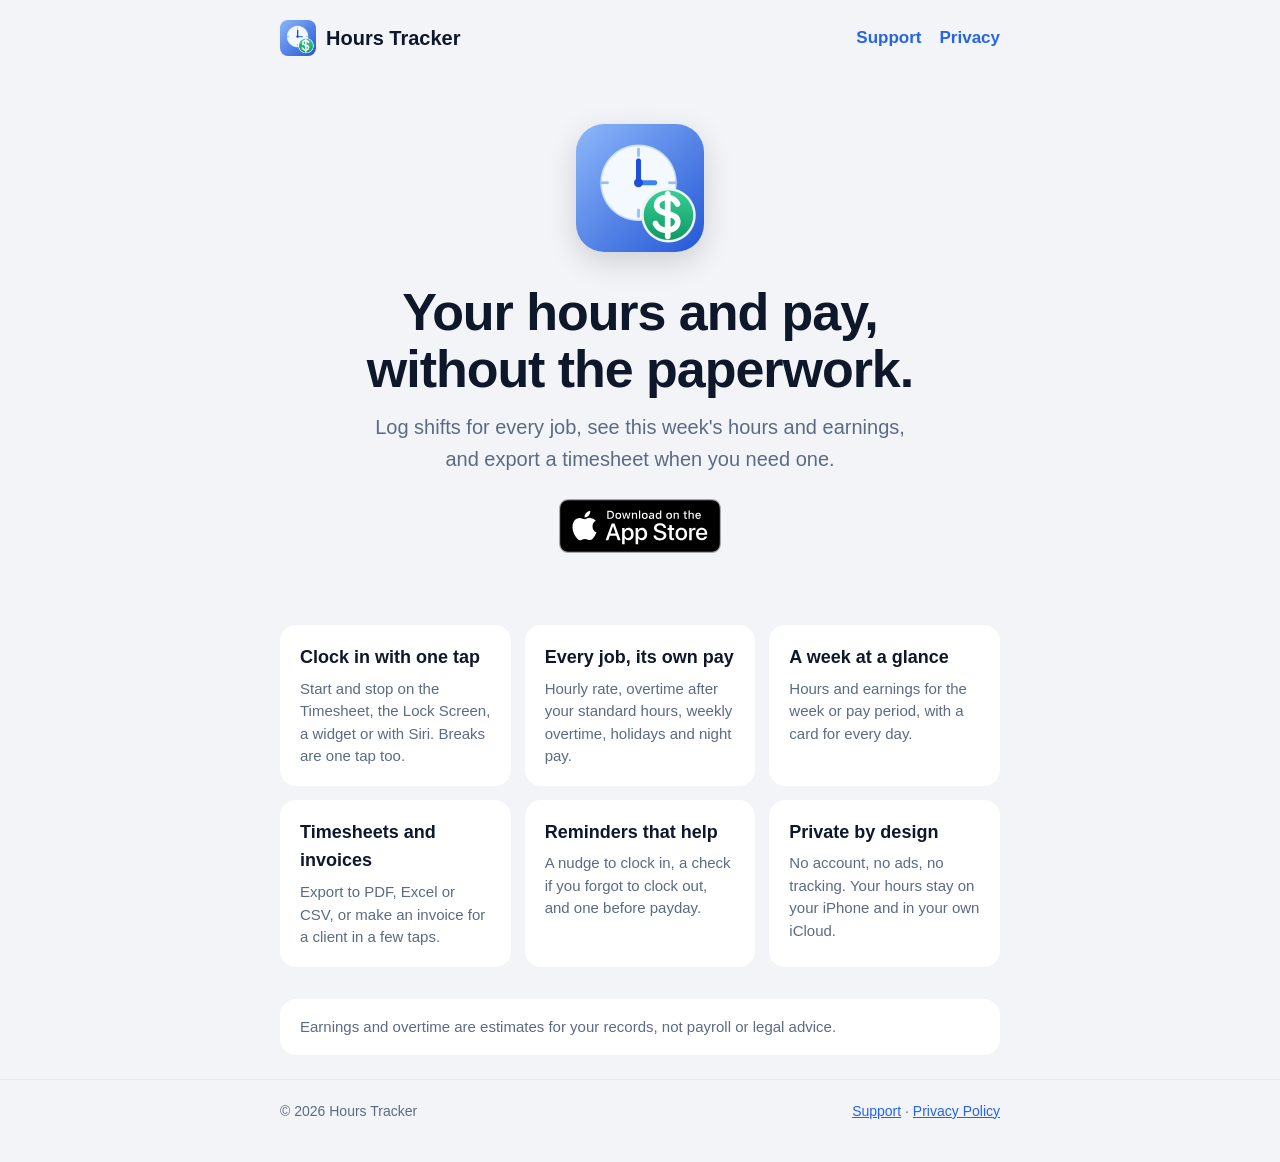
<file: index.html>
<!doctype html>
<html lang="en">
<head>
  <meta charset="utf-8">
  <meta name="viewport" content="width=device-width, initial-scale=1">
  <title>Hours Tracker – Work Log</title>
  <meta name="description" content="Track your work hours, breaks, overtime and pay for every job. Clock in with one tap, export timesheets, send invoices. Free, no account.">
  <link rel="canonical" href="https://iamrkasula.github.io/hours-tracker-app/">
  <meta property="og:type" content="website">
  <meta property="og:site_name" content="Hours Tracker">
  <meta property="og:title" content="Hours Tracker – Work Log">
  <meta property="og:description" content="Track your work hours, breaks, overtime and pay for every job. Clock in with one tap, export timesheets, send invoices. Free, no account.">
  <meta property="og:url" content="https://iamrkasula.github.io/hours-tracker-app/">
  <meta property="og:image" content="https://iamrkasula.github.io/hours-tracker-app/assets/og.png">
  <meta name="twitter:card" content="summary_large_image">
  <meta name="apple-itunes-app" content="app-id=6755937545">
  <meta name="theme-color" content="#2563eb">
  <link rel="icon" href="assets/favicon.png">
  <link rel="stylesheet" href="styles.css">
  <script type="application/ld+json">
  {"@context": "https://schema.org", "@type": "MobileApplication", "name": "Hours Tracker – Work Log",
   "operatingSystem": "iOS 18 or later", "applicationCategory": "BusinessApplication",
   "url": "https://iamrkasula.github.io/hours-tracker-app/", "image": "https://iamrkasula.github.io/hours-tracker-app/assets/icon.png",
   "downloadUrl": "https://apps.apple.com/app/id6755937545",
   "description": "Log work hours, clock in and out, see estimated earnings and overtime, and export timesheets as PDF or Excel.",
   "offers": {"@type": "Offer", "price": "0", "priceCurrency": "USD"}}
  </script>
</head>
<body>
  <div class="wrap">
    <header class="top">
      <a class="brand" href="./"><img src="assets/icon.png" alt="">Hours Tracker</a>
      <nav><a href="support/">Support</a><a href="privacy/">Privacy</a></nav>
    </header>
    <main>
      <section class="hero">
        <img src="assets/icon.png" alt="Hours Tracker app icon">
        <h1>Your hours and pay,<br>without the paperwork.</h1>
        <p>Log shifts for every job, see this week's hours and earnings, and export a timesheet when you need one.</p>
        <a class="store-badge" href="https://apps.apple.com/app/id6755937545">
          <img src="assets/app-store-badge.svg" alt="Download on the App Store" width="162" height="54">
        </a>
      </section>
      <section class="grid">
        <div><h3>Clock in with one tap</h3><p>Start and stop on the Timesheet, the Lock Screen, a widget or with Siri. Breaks are one tap too.</p></div>
        <div><h3>Every job, its own pay</h3><p>Hourly rate, overtime after your standard hours, weekly overtime, holidays and night pay.</p></div>
        <div><h3>A week at a glance</h3><p>Hours and earnings for the week or pay period, with a card for every day.</p></div>
        <div><h3>Timesheets and invoices</h3><p>Export to PDF, Excel or CSV, or make an invoice for a client in a few taps.</p></div>
        <div><h3>Reminders that help</h3><p>A nudge to clock in, a check if you forgot to clock out, and one before payday.</p></div>
        <div><h3>Private by design</h3><p>No account, no ads, no tracking. Your hours stay on your iPhone and in your own iCloud.</p></div>
      </section>
      <p class="note">Earnings and overtime are estimates for your records, not payroll or legal advice.</p>
    </main>
  </div>
  <footer>
    <div class="wrap">
      <span>© 2026 Hours Tracker</span>
      <span><a href="support/">Support</a> · <a href="privacy/">Privacy Policy</a></span>
    </div>
  </footer>
</body>
</html>
</file>
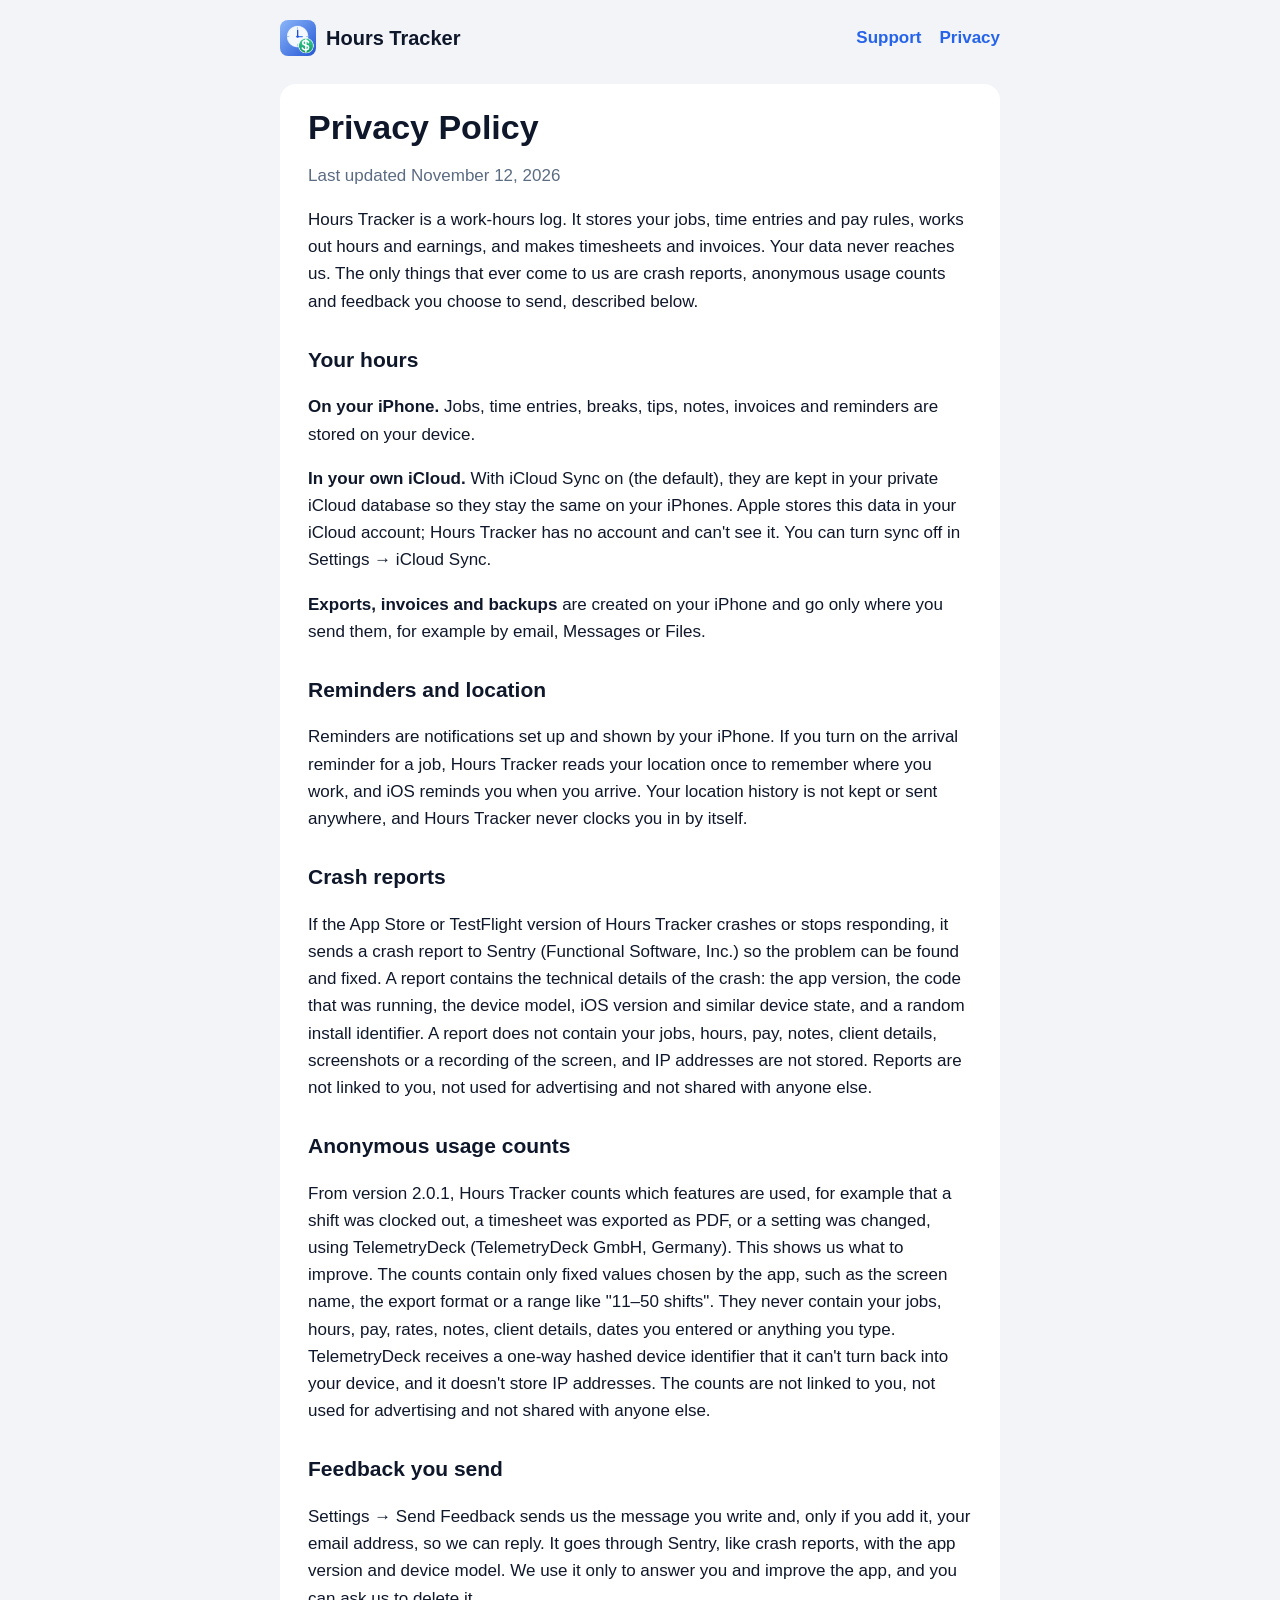
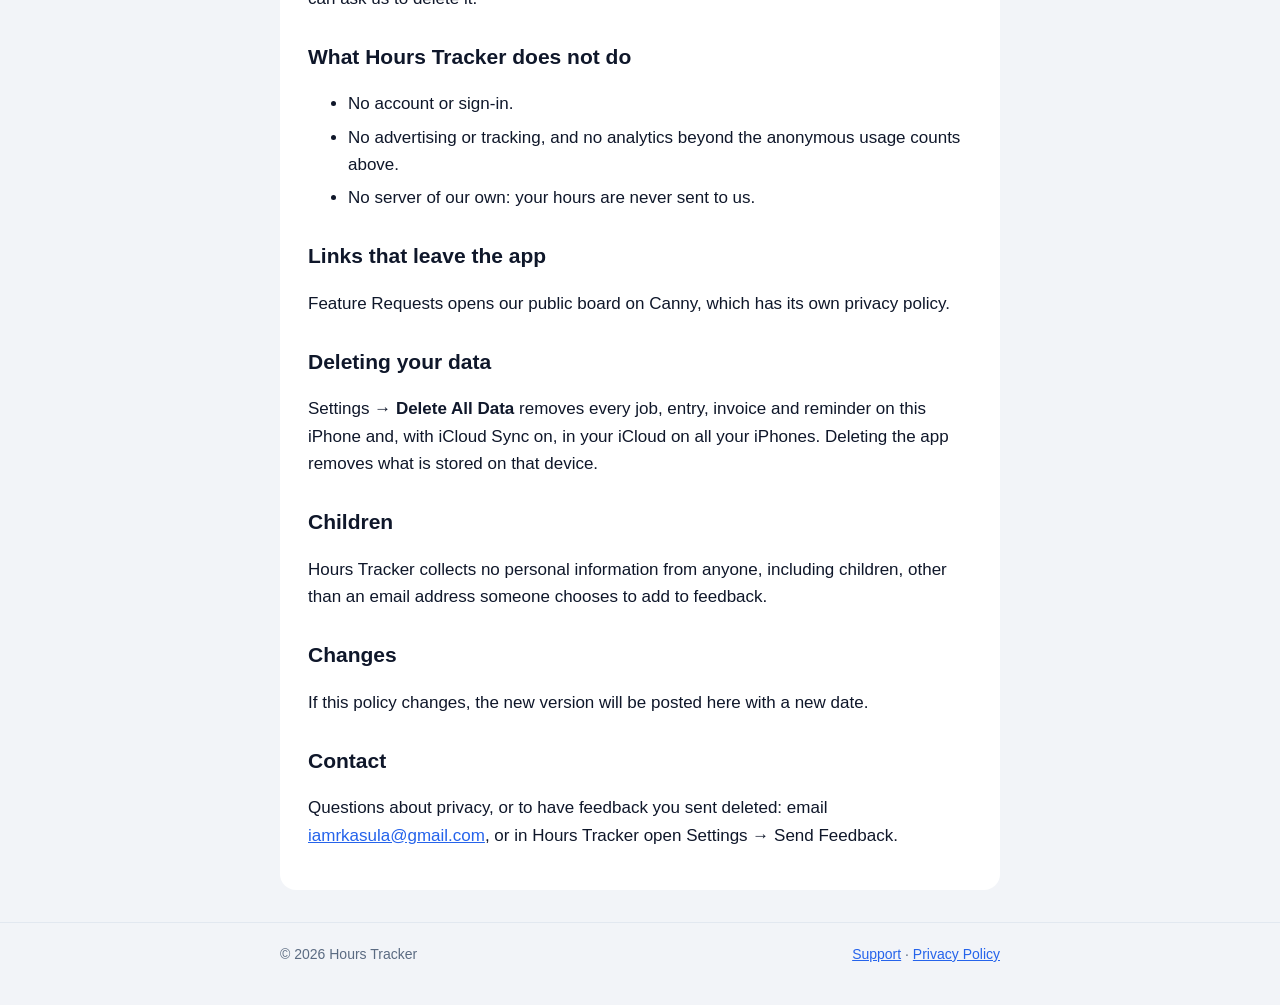
<file: privacy/index.html>
<!doctype html>
<html lang="en">
<head>
  <meta charset="utf-8">
  <meta name="viewport" content="width=device-width, initial-scale=1">
  <title>Privacy Policy · Hours Tracker</title>
  <meta name="description" content="How Hours Tracker handles your data: no account, no ads, anonymous usage counts only, your hours stay on your iPhone and in your own iCloud.">
  <link rel="canonical" href="https://iamrkasula.github.io/hours-tracker-app/privacy/">
  <meta property="og:type" content="website">
  <meta property="og:site_name" content="Hours Tracker">
  <meta property="og:title" content="Privacy Policy · Hours Tracker">
  <meta property="og:description" content="How Hours Tracker handles your data: no account, no ads, anonymous usage counts only, your hours stay on your iPhone and in your own iCloud.">
  <meta property="og:url" content="https://iamrkasula.github.io/hours-tracker-app/privacy/">
  <meta property="og:image" content="https://iamrkasula.github.io/hours-tracker-app/assets/og.png">
  <meta name="twitter:card" content="summary_large_image">
  <meta name="apple-itunes-app" content="app-id=6755937545">
  <meta name="theme-color" content="#2563eb">
  <link rel="icon" href="../assets/favicon.png">
  <link rel="stylesheet" href="../styles.css">
</head>
<body>
  <div class="wrap">
    <header class="top">
      <a class="brand" href="../"><img src="../assets/icon.png" alt="">Hours Tracker</a>
      <nav><a href="../support/">Support</a><a href="../privacy/">Privacy</a></nav>
    </header>
    <main class="doc">
      <h1>Privacy Policy</h1>
      <p class="updated">Last updated November 12, 2026</p>
      <p>Hours Tracker is a work-hours log. It stores your jobs, time entries and pay rules, works out hours and earnings, and makes timesheets and invoices. Your data never reaches us. The only things that ever come to us are crash reports, anonymous usage counts and feedback you choose to send, described below.</p>
      <h2>Your hours</h2>
      <p><strong>On your iPhone.</strong> Jobs, time entries, breaks, tips, notes, invoices and reminders are stored on your device.</p>
      <p><strong>In your own iCloud.</strong> With iCloud Sync on (the default), they are kept in your private iCloud database so they stay the same on your iPhones. Apple stores this data in your iCloud account; Hours Tracker has no account and can't see it. You can turn sync off in Settings → iCloud Sync.</p>
      <p><strong>Exports, invoices and backups</strong> are created on your iPhone and go only where you send them, for example by email, Messages or Files.</p>
      <h2>Reminders and location</h2>
      <p>Reminders are notifications set up and shown by your iPhone. If you turn on the arrival reminder for a job, Hours Tracker reads your location once to remember where you work, and iOS reminds you when you arrive. Your location history is not kept or sent anywhere, and Hours Tracker never clocks you in by itself.</p>
      <h2>Crash reports</h2>
      <p>If the App Store or TestFlight version of Hours Tracker crashes or stops responding, it sends a crash report to Sentry (Functional Software, Inc.) so the problem can be found and fixed. A report contains the technical details of the crash: the app version, the code that was running, the device model, iOS version and similar device state, and a random install identifier. A report does not contain your jobs, hours, pay, notes, client details, screenshots or a recording of the screen, and IP addresses are not stored. Reports are not linked to you, not used for advertising and not shared with anyone else.</p>
      <h2>Anonymous usage counts</h2>
      <p>From version 2.0.1, Hours Tracker counts which features are used, for example that a shift was clocked out, a timesheet was exported as PDF, or a setting was changed, using TelemetryDeck (TelemetryDeck GmbH, Germany). This shows us what to improve. The counts contain only fixed values chosen by the app, such as the screen name, the export format or a range like "11–50 shifts". They never contain your jobs, hours, pay, rates, notes, client details, dates you entered or anything you type. TelemetryDeck receives a one-way hashed device identifier that it can't turn back into your device, and it doesn't store IP addresses. The counts are not linked to you, not used for advertising and not shared with anyone else.</p>
      <h2>Feedback you send</h2>
      <p>Settings → Send Feedback sends us the message you write and, only if you add it, your email address, so we can reply. It goes through Sentry, like crash reports, with the app version and device model. We use it only to answer you and improve the app, and you can ask us to delete it.</p>
      <h2>What Hours Tracker does not do</h2>
      <ul>
        <li>No account or sign-in.</li>
        <li>No advertising or tracking, and no analytics beyond the anonymous usage counts above.</li>
        <li>No server of our own: your hours are never sent to us.</li>
      </ul>
      <h2>Links that leave the app</h2>
      <p>Feature Requests opens our public board on Canny, which has its own privacy policy.</p>
      <h2>Deleting your data</h2>
      <p>Settings → <strong>Delete All Data</strong> removes every job, entry, invoice and reminder on this iPhone and, with iCloud Sync on, in your iCloud on all your iPhones. Deleting the app removes what is stored on that device.</p>
      <h2>Children</h2>
      <p>Hours Tracker collects no personal information from anyone, including children, other than an email address someone chooses to add to feedback.</p>
      <h2>Changes</h2>
      <p>If this policy changes, the new version will be posted here with a new date.</p>
      <h2>Contact</h2>
      <p>Questions about privacy, or to have feedback you sent deleted: email <a href="mailto:iamrkasula@gmail.com?subject=Hours%20Tracker%20privacy">iamrkasula@gmail.com</a>, or in Hours Tracker open Settings → Send Feedback.</p>
    </main>
  </div>
  <footer>
    <div class="wrap">
      <span>© 2026 Hours Tracker</span>
      <span><a href="../support/">Support</a> · <a href="../privacy/">Privacy Policy</a></span>
    </div>
  </footer>
</body>
</html>
</file>
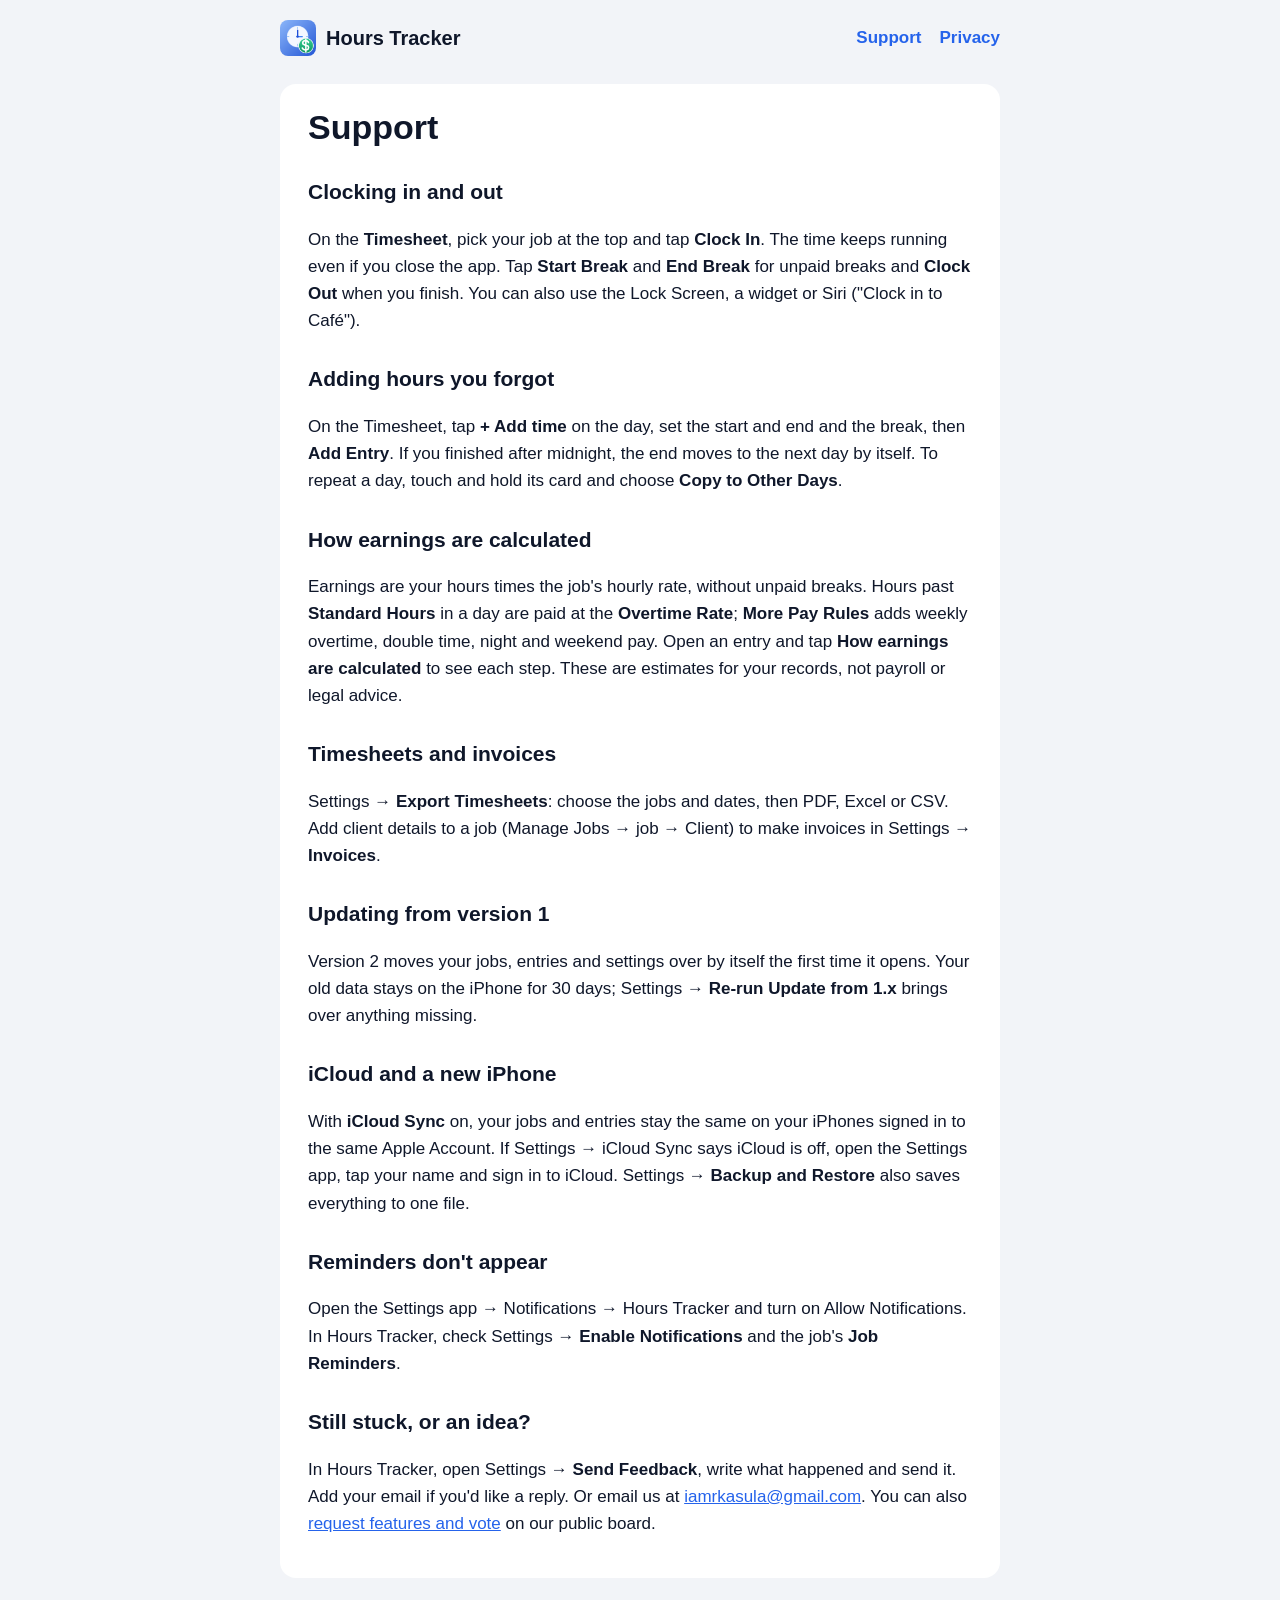
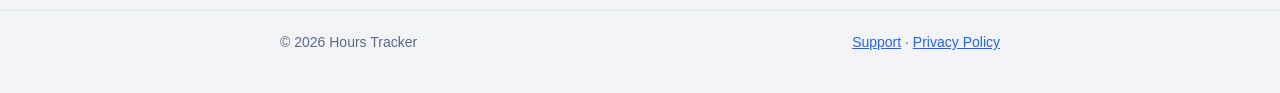
<file: support/index.html>
<!doctype html>
<html lang="en">
<head>
  <meta charset="utf-8">
  <meta name="viewport" content="width=device-width, initial-scale=1">
  <title>Support · Hours Tracker</title>
  <meta name="description" content="Help with Hours Tracker: clocking in, adding hours, overtime, exports, invoices, iCloud and reminders.">
  <link rel="canonical" href="https://iamrkasula.github.io/hours-tracker-app/support/">
  <meta property="og:type" content="website">
  <meta property="og:site_name" content="Hours Tracker">
  <meta property="og:title" content="Support · Hours Tracker">
  <meta property="og:description" content="Help with Hours Tracker: clocking in, adding hours, overtime, exports, invoices, iCloud and reminders.">
  <meta property="og:url" content="https://iamrkasula.github.io/hours-tracker-app/support/">
  <meta property="og:image" content="https://iamrkasula.github.io/hours-tracker-app/assets/og.png">
  <meta name="twitter:card" content="summary_large_image">
  <meta name="apple-itunes-app" content="app-id=6755937545">
  <meta name="theme-color" content="#2563eb">
  <link rel="icon" href="../assets/favicon.png">
  <link rel="stylesheet" href="../styles.css">
</head>
<body>
  <div class="wrap">
    <header class="top">
      <a class="brand" href="../"><img src="../assets/icon.png" alt="">Hours Tracker</a>
      <nav><a href="../support/">Support</a><a href="../privacy/">Privacy</a></nav>
    </header>
    <main class="doc">
      <h1>Support</h1>
      <h2>Clocking in and out</h2>
      <p>On the <strong>Timesheet</strong>, pick your job at the top and tap <strong>Clock In</strong>. The time keeps running even if you close the app. Tap <strong>Start Break</strong> and <strong>End Break</strong> for unpaid breaks and <strong>Clock Out</strong> when you finish. You can also use the Lock Screen, a widget or Siri ("Clock in to Café").</p>
      <h2>Adding hours you forgot</h2>
      <p>On the Timesheet, tap <strong>+ Add time</strong> on the day, set the start and end and the break, then <strong>Add Entry</strong>. If you finished after midnight, the end moves to the next day by itself. To repeat a day, touch and hold its card and choose <strong>Copy to Other Days</strong>.</p>
      <h2>How earnings are calculated</h2>
      <p>Earnings are your hours times the job's hourly rate, without unpaid breaks. Hours past <strong>Standard Hours</strong> in a day are paid at the <strong>Overtime Rate</strong>; <strong>More Pay Rules</strong> adds weekly overtime, double time, night and weekend pay. Open an entry and tap <strong>How earnings are calculated</strong> to see each step. These are estimates for your records, not payroll or legal advice.</p>
      <h2>Timesheets and invoices</h2>
      <p>Settings → <strong>Export Timesheets</strong>: choose the jobs and dates, then PDF, Excel or CSV. Add client details to a job (Manage Jobs → job → Client) to make invoices in Settings → <strong>Invoices</strong>.</p>
      <h2>Updating from version 1</h2>
      <p>Version 2 moves your jobs, entries and settings over by itself the first time it opens. Your old data stays on the iPhone for 30 days; Settings → <strong>Re-run Update from 1.x</strong> brings over anything missing.</p>
      <h2>iCloud and a new iPhone</h2>
      <p>With <strong>iCloud Sync</strong> on, your jobs and entries stay the same on your iPhones signed in to the same Apple Account. If Settings → iCloud Sync says iCloud is off, open the Settings app, tap your name and sign in to iCloud. Settings → <strong>Backup and Restore</strong> also saves everything to one file.</p>
      <h2>Reminders don't appear</h2>
      <p>Open the Settings app → Notifications → Hours Tracker and turn on Allow Notifications. In Hours Tracker, check Settings → <strong>Enable Notifications</strong> and the job's <strong>Job Reminders</strong>.</p>
      <h2>Still stuck, or an idea?</h2>
      <p>In Hours Tracker, open Settings → <strong>Send Feedback</strong>, write what happened and send it. Add your email if you'd like a reply. Or email us at <a href="mailto:iamrkasula@gmail.com?subject=Hours%20Tracker">iamrkasula@gmail.com</a>. You can also <a href="https://app-feature-requests.canny.io/hours-tracker">request features and vote</a> on our public board.</p>
    </main>
  </div>
  <footer>
    <div class="wrap">
      <span>© 2026 Hours Tracker</span>
      <span><a href="../support/">Support</a> · <a href="../privacy/">Privacy Policy</a></span>
    </div>
  </footer>
</body>
</html>
</file>
<file: styles.css>
/* Hours Tracker site: system fonts, the app blue, light and dark. */
:root { --bg:#f2f4f8; --card:#fff; --ink:#0f172a; --soft:#5b6b82; --accent:#2563eb; --rule:#e2e8f0; color-scheme:light dark; }
@media (prefers-color-scheme: dark) { :root { --bg:#0b1120; --card:#151e30; --ink:#f1f5f9; --soft:#9fb0c8; --accent:#60a5fa; --rule:#1e293b; } }
* { box-sizing:border-box }
body { margin:0; background:var(--bg); color:var(--ink); font:17px/1.6 -apple-system, BlinkMacSystemFont, "Segoe UI", Roboto, sans-serif; }
a { color:var(--accent) }
.wrap { max-width:760px; margin:0 auto; padding:0 20px }
.top { display:flex; justify-content:space-between; align-items:center; padding:20px 0; gap:12px; flex-wrap:wrap }
.brand { display:flex; align-items:center; gap:10px; font-weight:700; font-size:20px; color:var(--ink); text-decoration:none }
.brand img { width:36px; height:36px; border-radius:8px }
nav a { margin-left:18px; text-decoration:none; font-weight:600 }
.hero { text-align:center; padding:48px 0 32px }
.hero img { width:128px; height:128px; border-radius:28px; box-shadow:0 10px 30px rgba(0,0,0,.15) }
.hero h1 { font-size:clamp(34px, 6vw, 52px); line-height:1.1; margin:24px 0 12px; letter-spacing:-.02em }
.hero p { color:var(--soft); font-size:20px; max-width:560px; margin:0 auto }
.badge { display:inline-block; margin-top:24px; padding:12px 22px; border-radius:12px; background:var(--accent); color:#fff; font-weight:700; text-decoration:none }
@media (prefers-color-scheme: dark) { .badge { color:#0b1120 } }
.store-badge { display:inline-block; margin-top:24px; line-height:0 }
.store-badge img { height:54px; width:auto; border-radius:0; box-shadow:none } /* Apple's artwork as supplied, not the icon style */
.badge.soon { background:var(--card); color:var(--soft); border:1px solid var(--rule) }
.grid { display:grid; grid-template-columns:repeat(auto-fit, minmax(220px, 1fr)); gap:14px; margin:32px 0 }
.grid div { background:var(--card); border-radius:16px; padding:18px 20px }
.grid h3 { margin:0 0 6px; font-size:18px }
.grid p { margin:0; color:var(--soft); font-size:15px; line-height:1.5 }
.note { background:var(--card); border-radius:16px; padding:16px 20px; color:var(--soft); font-size:15px; margin:24px 0 }
.doc { background:var(--card); border-radius:16px; padding:24px 28px; margin:8px 0 32px }
.doc h1 { margin-top:0; font-size:34px; line-height:1.15 }
.doc h2 { font-size:21px; margin:28px 0 8px }
.doc .updated { color:var(--soft); margin-top:-8px }
.doc li { margin:6px 0 }
footer { border-top:1px solid var(--rule); padding:20px 0 40px; color:var(--soft); font-size:14px }
footer .wrap { display:flex; justify-content:space-between; gap:12px; flex-wrap:wrap }
@media (max-width: 520px) { .doc { padding:20px } nav a { margin-left:12px } }
</file>
